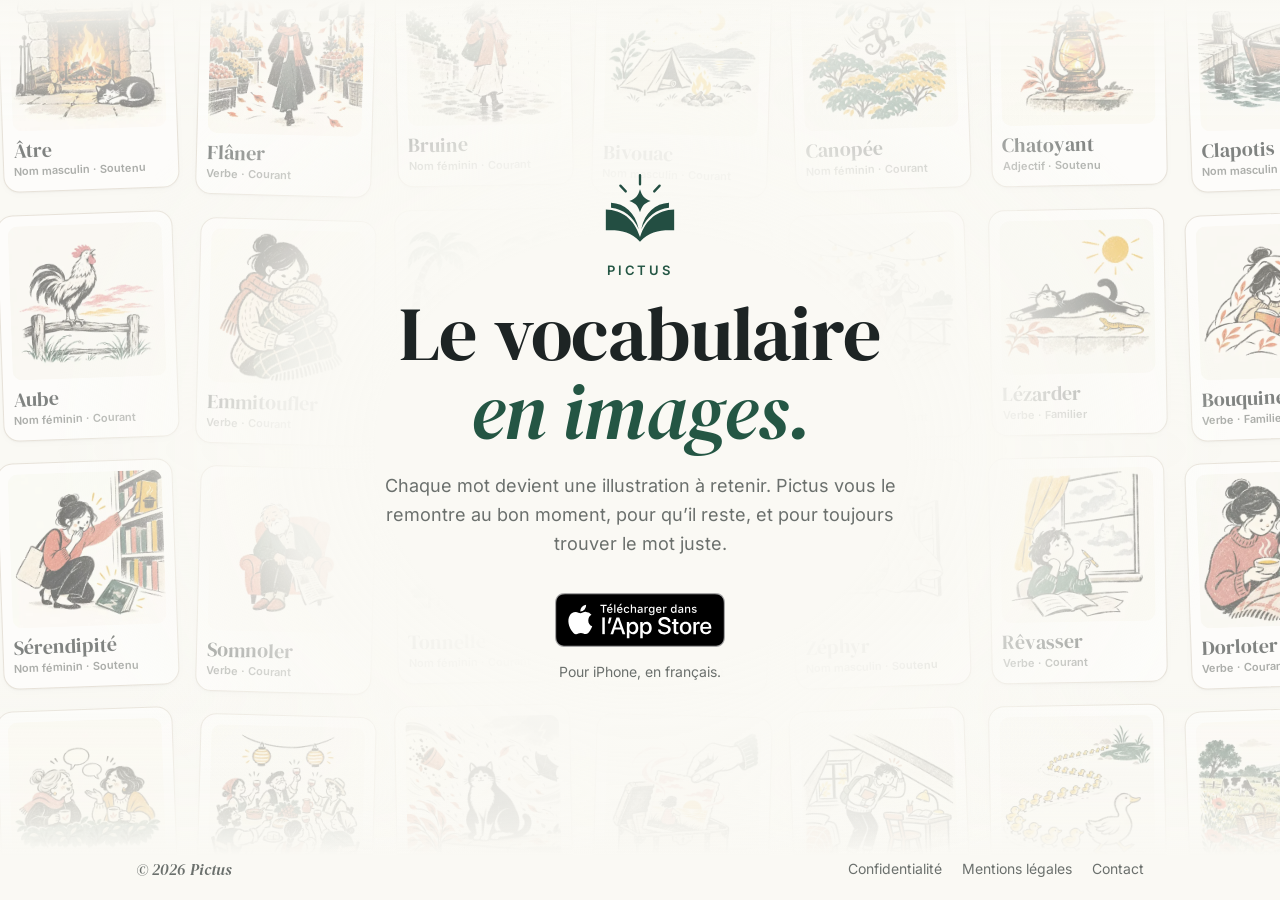
<file: index.html>
<!doctype html>
<html lang="fr">
<head>
  <meta charset="utf-8">
  <meta name="viewport" content="width=device-width, initial-scale=1, viewport-fit=cover">
  <title>Pictus - Le vocabulaire en images</title>
  <meta name="description" content="Pictus, l'app qui enrichit votre vocabulaire : chaque mot devient une illustration, revue au bon moment pour qu'il reste. Sur l'App Store.">
  <link rel="canonical" href="https://getpictus.app/">
  <meta name="theme-color" content="#faf9f4">
  <meta name="color-scheme" content="light">
  <link rel="icon" href="/favicon.ico" sizes="48x48">
  <link rel="icon" type="image/png" href="/favicon.png">
  <link rel="apple-touch-icon" href="/apple-touch-icon.png">
  <meta property="og:type" content="website">
  <meta property="og:url" content="https://getpictus.app/">
  <meta property="og:title" content="Pictus - Le vocabulaire en images">
  <meta property="og:description" content="Chaque mot devient une illustration, revue au bon moment pour qu'il reste. Sur l'App Store.">
  <meta property="og:image" content="https://getpictus.app/assets/icon.png">
  <meta property="og:locale" content="fr_FR">
  <link rel="preload" href="/assets/fonts/DMSerifDisplay_400Regular.ttf" as="font" type="font/ttf" crossorigin>
  <link rel="stylesheet" href="/assets/site.css">
  <style>
    :root { --card: 176px; --gap: 22px; }
    body { overflow-x: hidden; }

    /* Wall of word cards drifting behind the hero, rows alternating direction. */
    .wall {
      position: fixed;
      inset: 0;
      display: flex;
      flex-direction: column;
      justify-content: center;
      gap: var(--gap);
      overflow: hidden;
      pointer-events: none;
      opacity: 0.55;
    }
    .row { display: flex; width: max-content; animation: drift 120s linear infinite; }
    .row:nth-child(even) { animation-direction: reverse; animation-duration: 140s; }
    .row:nth-child(3) { animation-duration: 160s; }
    @keyframes drift { from { transform: translateX(0); } to { transform: translateX(-50%); } }
    @media (prefers-reduced-motion: reduce) { .row { animation: none; } }

    .card {
      flex: none;
      width: var(--card);
      margin-right: var(--gap);
      padding: 10px 10px 12px;
      background: var(--raised);
      border: 1px solid var(--argile);
      border-radius: 16px;
      box-shadow: 0 1px 2px rgba(29, 36, 36, 0.06), 0 2px 8px rgba(29, 36, 36, 0.04);
      transform: rotate(-2deg);
    }
    .card:nth-child(even) { transform: rotate(1.5deg) translateY(6px); }
    .card:nth-child(3n) { transform: rotate(-1deg) translateY(-4px); }
    .card img { display: block; width: 100%; height: auto; aspect-ratio: 1; border-radius: 10px; background: var(--sable); }
    .card b { display: block; margin-top: 8px; font: 400 20px/1.15 var(--serif); }
    .card small { display: block; margin-top: 2px; overflow: hidden; white-space: nowrap; text-overflow: ellipsis; font: 600 11px/1.4 var(--sans); color: var(--pierre); }

    /* Paper veil: the wall stays a texture, the hero reads on plain paper. */
    .veil {
      position: fixed;
      inset: 0;
      pointer-events: none;
      background:
        radial-gradient(ellipse 46% 54% at 50% 50%, var(--papier) 45%, rgba(250, 249, 244, 0.9) 62%, rgba(250, 249, 244, 0) 100%),
        linear-gradient(var(--papier), rgba(250, 249, 244, 0) 14%, rgba(250, 249, 244, 0) 76%, var(--papier) 95%);
    }

    main {
      position: relative;
      flex: 1;
      display: flex;
      flex-direction: column;
      align-items: center;
      justify-content: center;
      padding: 64px 16px 48px;
      text-align: center;
    }
    .logo { width: 76px; height: 76px; }
    .name {
      margin: 18px 0 0;
      font: 600 13px/1 var(--sans);
      letter-spacing: 0.22em;
      text-transform: uppercase;
      color: var(--foret);
    }
    h1 {
      margin: 18px 0 0;
      font: 400 clamp(46px, 8vw, 76px)/1.02 var(--serif);
      letter-spacing: -0.01em;
    }
    h1 em { font-style: italic; color: var(--foret); }
    .lead {
      max-width: 30em;
      margin: 22px 0 0;
      font-size: 18px;
      color: var(--pierre);
    }

    /* Apple's official badge, unaltered (App Store marketing guidelines). */
    .store { display: block; margin-top: 34px; border-radius: 10px; }
    .store img { display: block; width: auto; height: 54px; }
    .store:focus-visible { outline: 2px solid var(--foret); outline-offset: 4px; }
    .note { margin: 14px 0 0; font-size: 14px; color: var(--pierre); }

    @media (max-width: 600px) {
      :root { --card: 140px; --gap: 16px; }
      .card b { font-size: 17px; }
      .lead { font-size: 17px; }
      .veil {
        background:
          radial-gradient(ellipse 90% 52% at 50% 48%, var(--papier) 52%, rgba(250, 249, 244, 0.88) 70%, rgba(250, 249, 244, 0) 100%),
          linear-gradient(var(--papier), rgba(250, 249, 244, 0) 12%, rgba(250, 249, 244, 0) 74%, var(--papier) 94%);
      }
    }
  </style>
</head>
<body>
  <div class="wall" aria-hidden="true">
    <div class="row">
      <div class="card"><img src="/assets/mots/atre.webp" alt="" width="360" height="360" decoding="async"><b>Âtre</b><small>Nom masculin · Soutenu</small></div>
      <div class="card"><img src="/assets/mots/flaner.webp" alt="" width="360" height="360" decoding="async"><b>Flâner</b><small>Verbe · Courant</small></div>
      <div class="card"><img src="/assets/mots/bruine.webp" alt="" width="360" height="360" decoding="async"><b>Bruine</b><small>Nom féminin · Courant</small></div>
      <div class="card"><img src="/assets/mots/bivouac.webp" alt="" width="360" height="360" decoding="async"><b>Bivouac</b><small>Nom masculin · Courant</small></div>
      <div class="card"><img src="/assets/mots/canopee.webp" alt="" width="360" height="360" decoding="async"><b>Canopée</b><small>Nom féminin · Courant</small></div>
      <div class="card"><img src="/assets/mots/chatoyant.webp" alt="" width="360" height="360" decoding="async"><b>Chatoyant</b><small>Adjectif · Soutenu</small></div>
      <div class="card"><img src="/assets/mots/clapotis.webp" alt="" width="360" height="360" decoding="async"><b>Clapotis</b><small>Nom masculin · Courant</small></div>
      <div class="card"><img src="/assets/mots/crepuscule.webp" alt="" width="360" height="360" decoding="async"><b>Crépuscule</b><small>Nom masculin · Courant</small></div>
      <div class="card"><img src="/assets/mots/atre.webp" alt="" width="360" height="360" decoding="async"><b>Âtre</b><small>Nom masculin · Soutenu</small></div>
      <div class="card"><img src="/assets/mots/flaner.webp" alt="" width="360" height="360" decoding="async"><b>Flâner</b><small>Verbe · Courant</small></div>
      <div class="card"><img src="/assets/mots/bruine.webp" alt="" width="360" height="360" decoding="async"><b>Bruine</b><small>Nom féminin · Courant</small></div>
      <div class="card"><img src="/assets/mots/bivouac.webp" alt="" width="360" height="360" decoding="async"><b>Bivouac</b><small>Nom masculin · Courant</small></div>
      <div class="card"><img src="/assets/mots/canopee.webp" alt="" width="360" height="360" decoding="async"><b>Canopée</b><small>Nom féminin · Courant</small></div>
      <div class="card"><img src="/assets/mots/chatoyant.webp" alt="" width="360" height="360" decoding="async"><b>Chatoyant</b><small>Adjectif · Soutenu</small></div>
      <div class="card"><img src="/assets/mots/clapotis.webp" alt="" width="360" height="360" decoding="async"><b>Clapotis</b><small>Nom masculin · Courant</small></div>
      <div class="card"><img src="/assets/mots/crepuscule.webp" alt="" width="360" height="360" decoding="async"><b>Crépuscule</b><small>Nom masculin · Courant</small></div>
    </div>
    <div class="row">
      <div class="card"><img src="/assets/mots/aube.webp" alt="" width="360" height="360" decoding="async"><b>Aube</b><small>Nom féminin · Courant</small></div>
      <div class="card"><img src="/assets/mots/emmitoufler.webp" alt="" width="360" height="360" decoding="async"><b>Emmitoufler</b><small>Verbe · Courant</small></div>
      <div class="card"><img src="/assets/mots/farniente.webp" alt="" width="360" height="360" decoding="async"><b>Farniente</b><small>Nom masculin · Courant</small></div>
      <div class="card"><img src="/assets/mots/fredonner.webp" alt="" width="360" height="360" decoding="async"><b>Fredonner</b><small>Verbe · Courant</small></div>
      <div class="card"><img src="/assets/mots/guinguette.webp" alt="" width="360" height="360" decoding="async"><b>Guinguette</b><small>Nom féminin · Courant</small></div>
      <div class="card"><img src="/assets/mots/lezarder.webp" alt="" width="360" height="360" decoding="async"><b>Lézarder</b><small>Verbe · Familier</small></div>
      <div class="card"><img src="/assets/mots/bouquiner.webp" alt="" width="360" height="360" decoding="async"><b>Bouquiner</b><small>Verbe · Familier</small></div>
      <div class="card"><img src="/assets/mots/quietude.webp" alt="" width="360" height="360" decoding="async"><b>Quiétude</b><small>Nom féminin · Soutenu</small></div>
      <div class="card"><img src="/assets/mots/aube.webp" alt="" width="360" height="360" decoding="async"><b>Aube</b><small>Nom féminin · Courant</small></div>
      <div class="card"><img src="/assets/mots/emmitoufler.webp" alt="" width="360" height="360" decoding="async"><b>Emmitoufler</b><small>Verbe · Courant</small></div>
      <div class="card"><img src="/assets/mots/farniente.webp" alt="" width="360" height="360" decoding="async"><b>Farniente</b><small>Nom masculin · Courant</small></div>
      <div class="card"><img src="/assets/mots/fredonner.webp" alt="" width="360" height="360" decoding="async"><b>Fredonner</b><small>Verbe · Courant</small></div>
      <div class="card"><img src="/assets/mots/guinguette.webp" alt="" width="360" height="360" decoding="async"><b>Guinguette</b><small>Nom féminin · Courant</small></div>
      <div class="card"><img src="/assets/mots/lezarder.webp" alt="" width="360" height="360" decoding="async"><b>Lézarder</b><small>Verbe · Familier</small></div>
      <div class="card"><img src="/assets/mots/bouquiner.webp" alt="" width="360" height="360" decoding="async"><b>Bouquiner</b><small>Verbe · Familier</small></div>
      <div class="card"><img src="/assets/mots/quietude.webp" alt="" width="360" height="360" decoding="async"><b>Quiétude</b><small>Nom féminin · Soutenu</small></div>
    </div>
    <div class="row">
      <div class="card"><img src="/assets/mots/serendipite.webp" alt="" width="360" height="360" decoding="async"><b>Sérendipité</b><small>Nom féminin · Soutenu</small></div>
      <div class="card"><img src="/assets/mots/somnoler.webp" alt="" width="360" height="360" decoding="async"><b>Somnoler</b><small>Verbe · Courant</small></div>
      <div class="card"><img src="/assets/mots/tonnelle.webp" alt="" width="360" height="360" decoding="async"><b>Tonnelle</b><small>Nom féminin · Courant</small></div>
      <div class="card"><img src="/assets/mots/volute.webp" alt="" width="360" height="360" decoding="async"><b>Volute</b><small>Nom féminin · Courant</small></div>
      <div class="card"><img src="/assets/mots/zephyr.webp" alt="" width="360" height="360" decoding="async"><b>Zéphyr</b><small>Nom masculin · Soutenu</small></div>
      <div class="card"><img src="/assets/mots/revasser.webp" alt="" width="360" height="360" decoding="async"><b>Rêvasser</b><small>Verbe · Courant</small></div>
      <div class="card"><img src="/assets/mots/dorloter.webp" alt="" width="360" height="360" decoding="async"><b>Dorloter</b><small>Verbe · Courant</small></div>
      <div class="card"><img src="/assets/mots/serendipite.webp" alt="" width="360" height="360" decoding="async"><b>Sérendipité</b><small>Nom féminin · Soutenu</small></div>
      <div class="card"><img src="/assets/mots/somnoler.webp" alt="" width="360" height="360" decoding="async"><b>Somnoler</b><small>Verbe · Courant</small></div>
      <div class="card"><img src="/assets/mots/tonnelle.webp" alt="" width="360" height="360" decoding="async"><b>Tonnelle</b><small>Nom féminin · Courant</small></div>
      <div class="card"><img src="/assets/mots/volute.webp" alt="" width="360" height="360" decoding="async"><b>Volute</b><small>Nom féminin · Courant</small></div>
      <div class="card"><img src="/assets/mots/zephyr.webp" alt="" width="360" height="360" decoding="async"><b>Zéphyr</b><small>Nom masculin · Soutenu</small></div>
      <div class="card"><img src="/assets/mots/revasser.webp" alt="" width="360" height="360" decoding="async"><b>Rêvasser</b><small>Verbe · Courant</small></div>
      <div class="card"><img src="/assets/mots/dorloter.webp" alt="" width="360" height="360" decoding="async"><b>Dorloter</b><small>Verbe · Courant</small></div>
    </div>
    <div class="row">
      <div class="card"><img src="/assets/mots/papoter.webp" alt="" width="360" height="360" decoding="async"><b>Papoter</b><small>Verbe · Familier</small></div>
      <div class="card"><img src="/assets/mots/festoyer.webp" alt="" width="360" height="360" decoding="async"><b>Festoyer</b><small>Verbe · Soutenu</small></div>
      <div class="card"><img src="/assets/mots/placide.webp" alt="" width="360" height="360" decoding="async"><b>Placide</b><small>Adjectif · Soutenu</small></div>
      <div class="card"><img src="/assets/mots/reminiscence.webp" alt="" width="360" height="360" decoding="async"><b>Réminiscence</b><small>Nom féminin · Soutenu</small></div>
      <div class="card"><img src="/assets/mots/mansarde.webp" alt="" width="360" height="360" decoding="async"><b>Mansarde</b><small>Nom féminin · Courant</small></div>
      <div class="card"><img src="/assets/mots/ribambelle.webp" alt="" width="360" height="360" decoding="async"><b>Ribambelle</b><small>Nom féminin · Courant</small></div>
      <div class="card"><img src="/assets/mots/bucolique.webp" alt="" width="360" height="360" decoding="async"><b>Bucolique</b><small>Adjectif · Soutenu</small></div>
      <div class="card"><img src="/assets/mots/papoter.webp" alt="" width="360" height="360" decoding="async"><b>Papoter</b><small>Verbe · Familier</small></div>
      <div class="card"><img src="/assets/mots/festoyer.webp" alt="" width="360" height="360" decoding="async"><b>Festoyer</b><small>Verbe · Soutenu</small></div>
      <div class="card"><img src="/assets/mots/placide.webp" alt="" width="360" height="360" decoding="async"><b>Placide</b><small>Adjectif · Soutenu</small></div>
      <div class="card"><img src="/assets/mots/reminiscence.webp" alt="" width="360" height="360" decoding="async"><b>Réminiscence</b><small>Nom féminin · Soutenu</small></div>
      <div class="card"><img src="/assets/mots/mansarde.webp" alt="" width="360" height="360" decoding="async"><b>Mansarde</b><small>Nom féminin · Courant</small></div>
      <div class="card"><img src="/assets/mots/ribambelle.webp" alt="" width="360" height="360" decoding="async"><b>Ribambelle</b><small>Nom féminin · Courant</small></div>
      <div class="card"><img src="/assets/mots/bucolique.webp" alt="" width="360" height="360" decoding="async"><b>Bucolique</b><small>Adjectif · Soutenu</small></div>
    </div>
  </div>
  <div class="veil" aria-hidden="true"></div>

  <main>
    <img class="logo" src="/assets/logo.svg" alt="">
    <p class="name">Pictus</p>
    <h1>Le vocabulaire <br><em>en images.</em></h1>
    <p class="lead">Chaque mot devient une illustration à retenir. Pictus vous le remontre au bon moment, pour qu’il reste, et pour toujours trouver le mot juste.</p>
    <a class="store" href="https://www.apple.com/fr/app-store/">
      <img src="/assets/app-store-badge.svg" alt="Télécharger dans l’App Store" width="171" height="54">
    </a>
    <p class="note">Pour iPhone, en français.</p>
  </main>

  <footer>
    <em>© 2026 Pictus</em>
    <nav>
      <a href="/confidentialite/">Confidentialité</a>
      <a href="/confidentialite/#mentions-legales">Mentions légales</a>
      <a href="mailto:contact@getpictus.app">Contact</a>
    </nav>
  </footer>
</body>
</html>
</file>
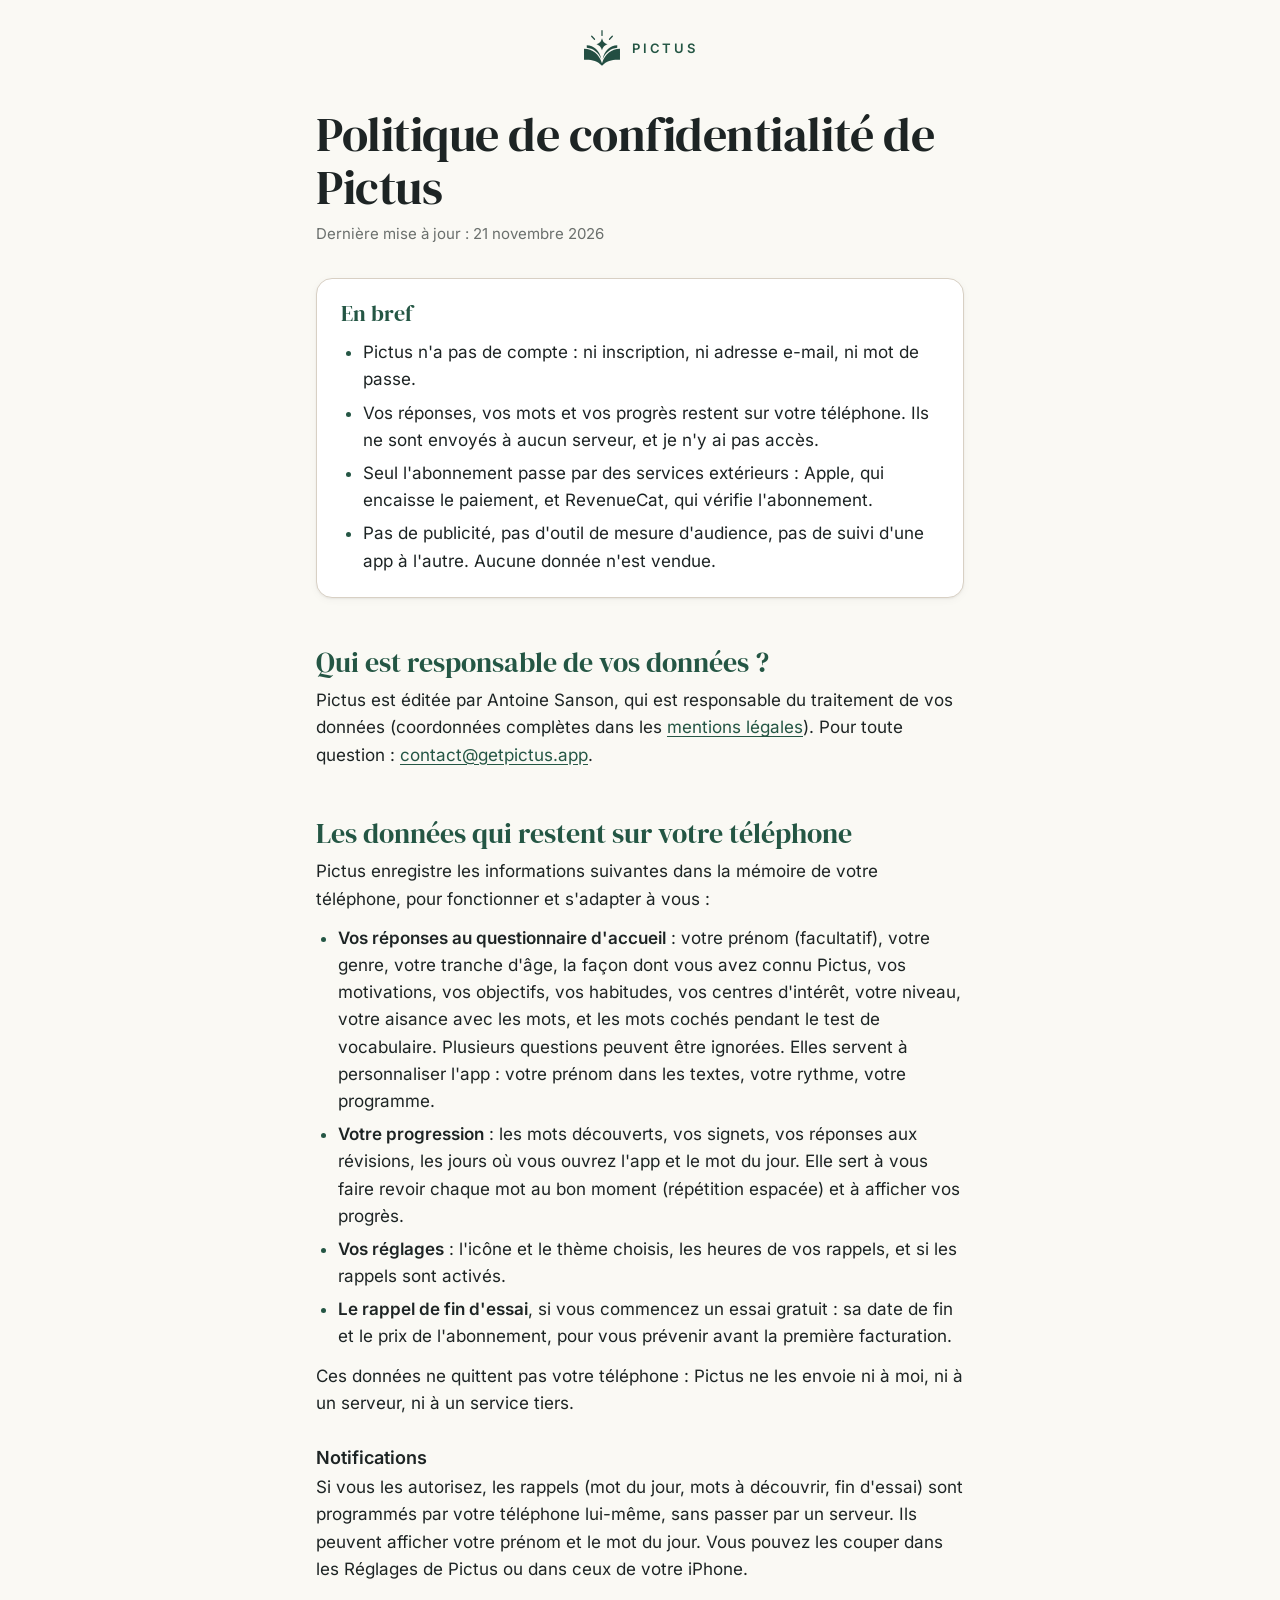
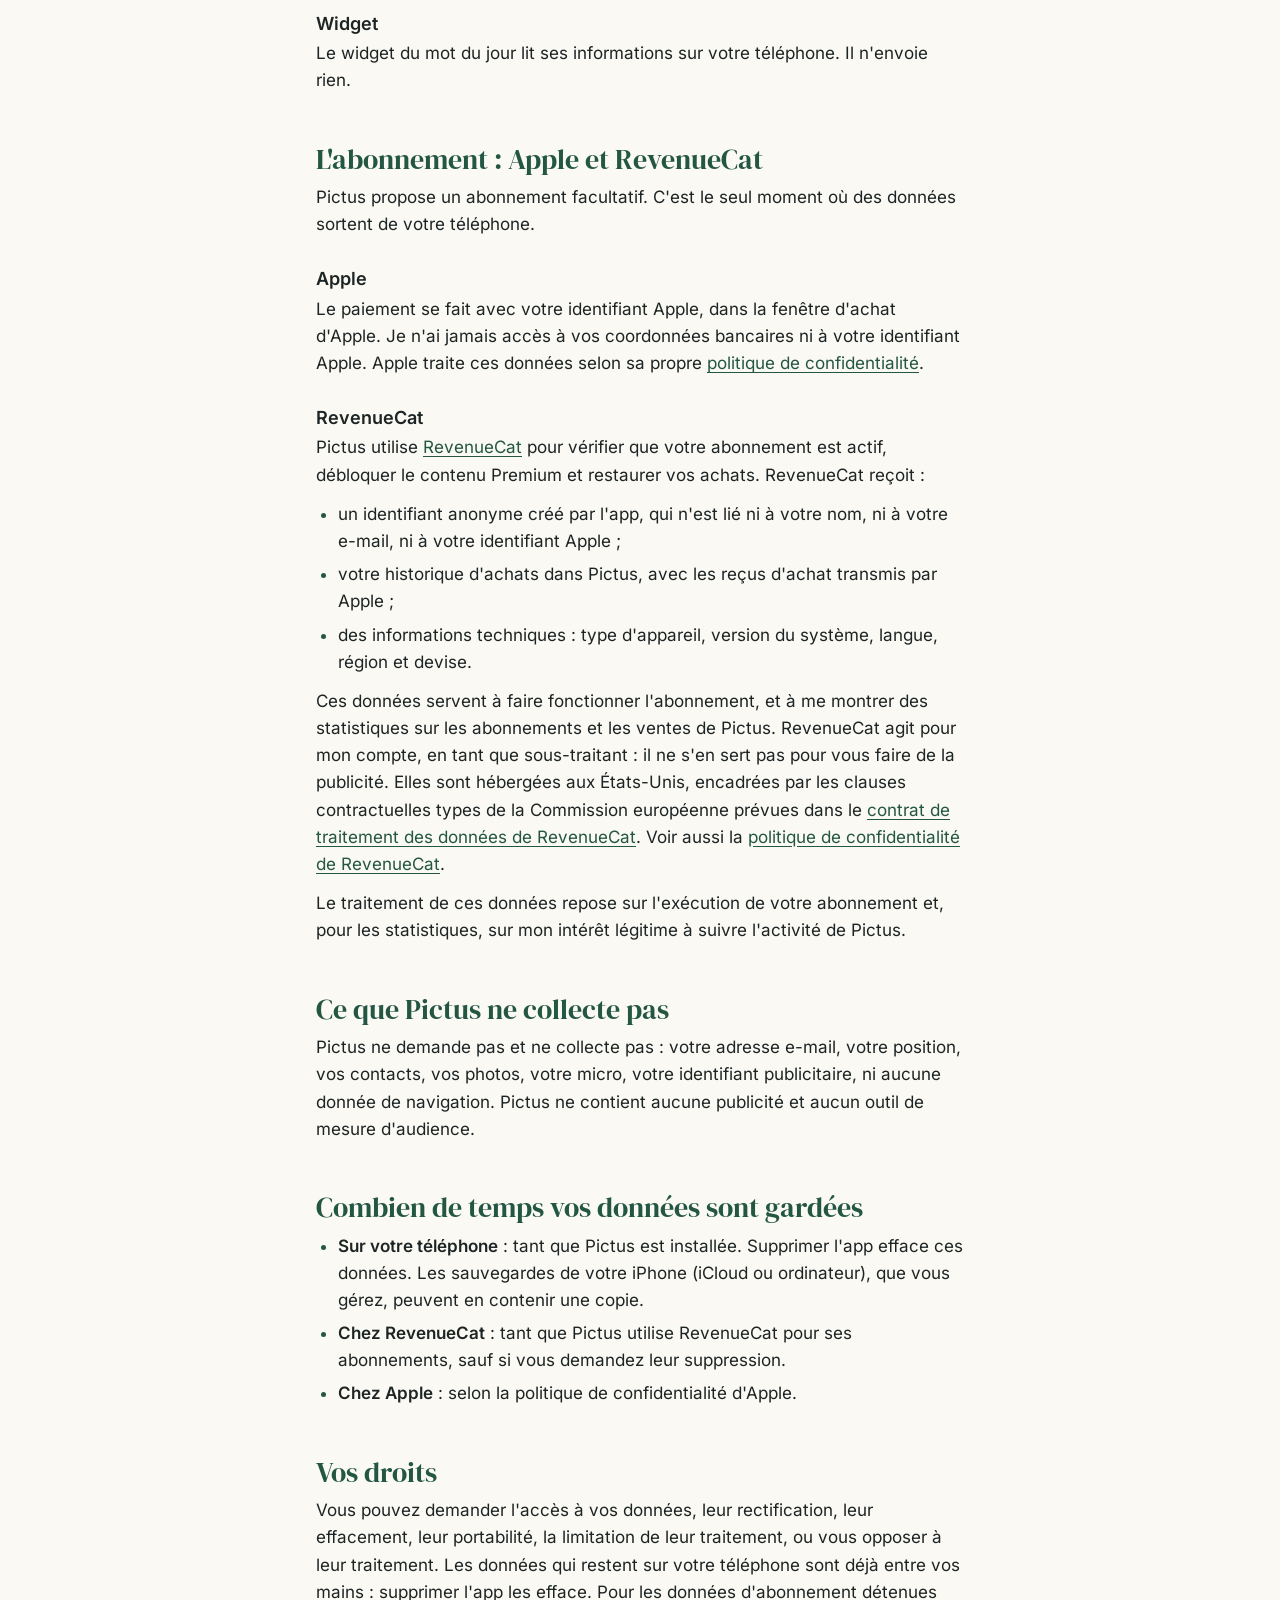
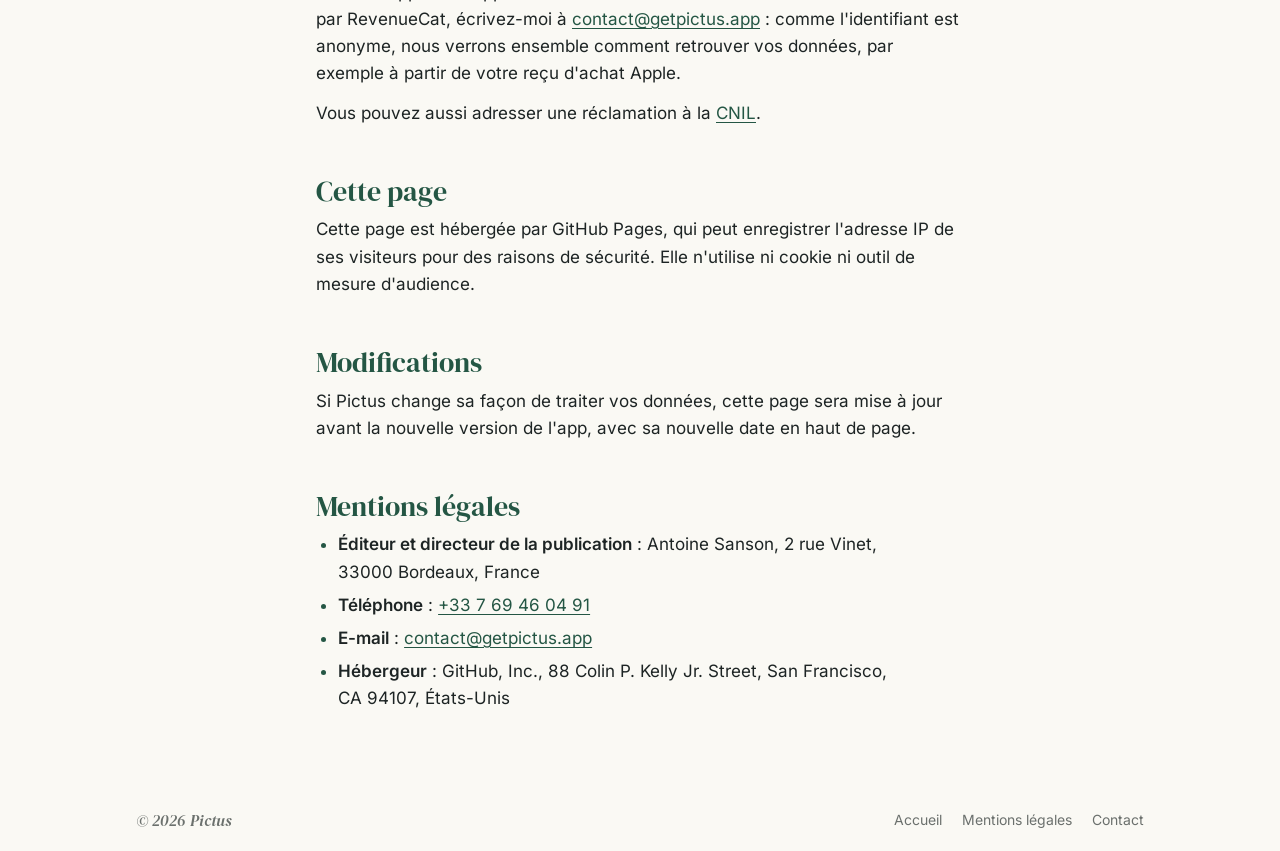
<file: confidentialite/index.html>
<!doctype html>
<html lang="fr">
<head>
  <meta charset="utf-8">
  <meta name="viewport" content="width=device-width, initial-scale=1">
  <title>Politique de confidentialité - Pictus</title>
  <meta name="description" content="Politique de confidentialité de l'app Pictus : quelles données, pourquoi, où elles vont.">
  <link rel="canonical" href="https://getpictus.app/confidentialite/">
  <meta name="theme-color" content="#faf9f4">
  <meta name="color-scheme" content="light">
  <link rel="icon" href="/favicon.ico" sizes="48x48">
  <link rel="icon" type="image/png" href="/favicon.png">
  <link rel="apple-touch-icon" href="/apple-touch-icon.png">
  <link rel="stylesheet" href="/assets/site.css">
  <style>
    .brand {
      display: flex;
      align-items: center;
      gap: 10px;
      width: fit-content;
      margin: 0 auto;
      padding: 28px 16px 0;
      color: var(--foret);
      text-decoration: none;
      font: 600 13px/1 var(--sans);
      letter-spacing: 0.22em;
      text-transform: uppercase;
    }
    .brand img { width: 40px; height: 40px; }
    main { flex: 1; width: 100%; max-width: 680px; margin: 0 auto; padding: 40px 16px 64px; }
    h1 { margin: 0 0 8px; font: 400 clamp(36px, 7vw, 48px)/1.1 var(--serif); letter-spacing: -0.01em; }
    h2 { margin: 48px 0 8px; font: 400 28px/1.2 var(--serif); color: var(--foret); }
    h3 { margin: 28px 0 4px; font: 600 18px/1.4 var(--sans); }
    p, ul { margin: 0 0 12px; }
    ul { padding-left: 1.3em; }
    li { margin-bottom: 6px; }
    li::marker { color: var(--foret); }
    a { color: var(--foret); text-underline-offset: 3px; }
    strong { font-weight: 600; }
    .updated { margin-bottom: 32px; font-size: 15px; color: var(--pierre); }
    .summary {
      padding: 20px 24px 10px;
      background: var(--raised);
      border: 1px solid var(--argile);
      border-radius: 16px;
      box-shadow: 0 1px 2px rgba(29, 36, 36, 0.06), 0 2px 8px rgba(29, 36, 36, 0.04);
    }
    .summary > p:first-child { font: 400 22px/1.3 var(--serif); color: var(--foret); }
    .summary > p:first-child strong { font-weight: 400; }
  </style>
</head>
<body>
<a class="brand" href="/"><img src="/assets/logo.svg" alt="">Pictus</a>
<main>
  <h1>Politique de confidentialité de Pictus</h1>
  <p class="updated">Dernière mise à jour&nbsp;: 21&nbsp;novembre 2026</p>

  <div class="summary">
    <p><strong>En bref</strong></p>
    <ul>
      <li>Pictus n'a pas de compte&nbsp;: ni inscription, ni adresse e-mail, ni mot de passe.</li>
      <li>Vos réponses, vos mots et vos progrès restent sur votre téléphone. Ils ne sont envoyés à aucun serveur, et je n'y ai pas accès.</li>
      <li>Seul l'abonnement passe par des services extérieurs&nbsp;: Apple, qui encaisse le paiement, et RevenueCat, qui vérifie l'abonnement.</li>
      <li>Pas de publicité, pas d'outil de mesure d'audience, pas de suivi d'une app à l'autre. Aucune donnée n'est vendue.</li>
    </ul>
  </div>

  <h2>Qui est responsable de vos données&nbsp;?</h2>
  <p>Pictus est éditée par Antoine Sanson, qui est responsable du traitement de vos données (coordonnées complètes dans les <a href="#mentions-legales">mentions légales</a>). Pour toute question&nbsp;: <a href="mailto:contact@getpictus.app">contact@getpictus.app</a>.</p>

  <h2>Les données qui restent sur votre téléphone</h2>
  <p>Pictus enregistre les informations suivantes dans la mémoire de votre téléphone, pour fonctionner et s'adapter à vous&nbsp;:</p>
  <ul>
    <li><strong>Vos réponses au questionnaire d'accueil</strong>&nbsp;: votre prénom (facultatif), votre genre, votre tranche d'âge, la façon dont vous avez connu Pictus, vos motivations, vos objectifs, vos habitudes, vos centres d'intérêt, votre niveau, votre aisance avec les mots, et les mots cochés pendant le test de vocabulaire. Plusieurs questions peuvent être ignorées. Elles servent à personnaliser l'app&nbsp;: votre prénom dans les textes, votre rythme, votre programme.</li>
    <li><strong>Votre progression</strong>&nbsp;: les mots découverts, vos signets, vos réponses aux révisions, les jours où vous ouvrez l'app et le mot du jour. Elle sert à vous faire revoir chaque mot au bon moment (répétition espacée) et à afficher vos progrès.</li>
    <li><strong>Vos réglages</strong>&nbsp;: l'icône et le thème choisis, les heures de vos rappels, et si les rappels sont activés.</li>
    <li><strong>Le rappel de fin d'essai</strong>, si vous commencez un essai gratuit&nbsp;: sa date de fin et le prix de l'abonnement, pour vous prévenir avant la première facturation.</li>
  </ul>
  <p>Ces données ne quittent pas votre téléphone&nbsp;: Pictus ne les envoie ni à moi, ni à un serveur, ni à un service tiers.</p>

  <h3>Notifications</h3>
  <p>Si vous les autorisez, les rappels (mot du jour, mots à découvrir, fin d'essai) sont programmés par votre téléphone lui-même, sans passer par un serveur. Ils peuvent afficher votre prénom et le mot du jour. Vous pouvez les couper dans les Réglages de Pictus ou dans ceux de votre iPhone.</p>

  <h3>Widget</h3>
  <p>Le widget du mot du jour lit ses informations sur votre téléphone. Il n'envoie rien.</p>

  <h2>L'abonnement&nbsp;: Apple et RevenueCat</h2>
  <p>Pictus propose un abonnement facultatif. C'est le seul moment où des données sortent de votre téléphone.</p>

  <h3>Apple</h3>
  <p>Le paiement se fait avec votre identifiant Apple, dans la fenêtre d'achat d'Apple. Je n'ai jamais accès à vos coordonnées bancaires ni à votre identifiant Apple. Apple traite ces données selon sa propre <a href="https://www.apple.com/fr/legal/privacy/">politique de confidentialité</a>.</p>

  <h3>RevenueCat</h3>
  <p>Pictus utilise <a href="https://www.revenuecat.com/">RevenueCat</a> pour vérifier que votre abonnement est actif, débloquer le contenu Premium et restaurer vos achats. RevenueCat reçoit&nbsp;:</p>
  <ul>
    <li>un identifiant anonyme créé par l'app, qui n'est lié ni à votre nom, ni à votre e-mail, ni à votre identifiant Apple&nbsp;;</li>
    <li>votre historique d'achats dans Pictus, avec les reçus d'achat transmis par Apple&nbsp;;</li>
    <li>des informations techniques&nbsp;: type d'appareil, version du système, langue, région et devise.</li>
  </ul>
  <p>Ces données servent à faire fonctionner l'abonnement, et à me montrer des statistiques sur les abonnements et les ventes de Pictus. RevenueCat agit pour mon compte, en tant que sous-traitant&nbsp;: il ne s'en sert pas pour vous faire de la publicité. Elles sont hébergées aux États-Unis, encadrées par les clauses contractuelles types de la Commission européenne prévues dans le <a href="https://www.revenuecat.com/dpa">contrat de traitement des données de RevenueCat</a>. Voir aussi la <a href="https://www.revenuecat.com/privacy">politique de confidentialité de RevenueCat</a>.</p>
  <p>Le traitement de ces données repose sur l'exécution de votre abonnement et, pour les statistiques, sur mon intérêt légitime à suivre l'activité de Pictus.</p>

  <h2>Ce que Pictus ne collecte pas</h2>
  <p>Pictus ne demande pas et ne collecte pas&nbsp;: votre adresse e-mail, votre position, vos contacts, vos photos, votre micro, votre identifiant publicitaire, ni aucune donnée de navigation. Pictus ne contient aucune publicité et aucun outil de mesure d'audience.</p>

  <h2>Combien de temps vos données sont gardées</h2>
  <ul>
    <li><strong>Sur votre téléphone</strong>&nbsp;: tant que Pictus est installée. Supprimer l'app efface ces données. Les sauvegardes de votre iPhone (iCloud ou ordinateur), que vous gérez, peuvent en contenir une copie.</li>
    <li><strong>Chez RevenueCat</strong>&nbsp;: tant que Pictus utilise RevenueCat pour ses abonnements, sauf si vous demandez leur suppression.</li>
    <li><strong>Chez Apple</strong>&nbsp;: selon la politique de confidentialité d'Apple.</li>
  </ul>

  <h2>Vos droits</h2>
  <p>Vous pouvez demander l'accès à vos données, leur rectification, leur effacement, leur portabilité, la limitation de leur traitement, ou vous opposer à leur traitement. Les données qui restent sur votre téléphone sont déjà entre vos mains&nbsp;: supprimer l'app les efface. Pour les données d'abonnement détenues par RevenueCat, écrivez-moi à <a href="mailto:contact@getpictus.app">contact@getpictus.app</a>&nbsp;: comme l'identifiant est anonyme, nous verrons ensemble comment retrouver vos données, par exemple à partir de votre reçu d'achat Apple.</p>
  <p>Vous pouvez aussi adresser une réclamation à la <a href="https://www.cnil.fr/fr/plaintes">CNIL</a>.</p>

  <h2>Cette page</h2>
  <p>Cette page est hébergée par GitHub Pages, qui peut enregistrer l'adresse IP de ses visiteurs pour des raisons de sécurité. Elle n'utilise ni cookie ni outil de mesure d'audience.</p>

  <h2>Modifications</h2>
  <p>Si Pictus change sa façon de traiter vos données, cette page sera mise à jour avant la nouvelle version de l'app, avec sa nouvelle date en haut de page.</p>

  <h2 id="mentions-legales">Mentions légales</h2>
  <ul>
    <li><strong>Éditeur et directeur de la publication</strong>&nbsp;: Antoine Sanson, 2&nbsp;rue Vinet, 33000&nbsp;Bordeaux, France</li>
    <li><strong>Téléphone</strong>&nbsp;: <a href="tel:+33769460491">+33&nbsp;7&nbsp;69&nbsp;46&nbsp;04&nbsp;91</a></li>
    <li><strong>E-mail</strong>&nbsp;: <a href="mailto:contact@getpictus.app">contact@getpictus.app</a></li>
    <li><strong>Hébergeur</strong>&nbsp;: GitHub, Inc., 88&nbsp;Colin P. Kelly Jr. Street, San Francisco, CA&nbsp;94107, États-Unis</li>
  </ul>

</main>

<footer>
  <em>© 2026 Pictus</em>
  <nav>
    <a href="/">Accueil</a>
    <a href="#mentions-legales">Mentions légales</a>
    <a href="mailto:contact@getpictus.app">Contact</a>
  </nav>
</footer>
</body>
</html>
</file>
<file: assets/site.css>
/* Shared by every page: the app's fonts and colors (eloquent-app/src/constants/theme.ts), base text, footer. */
@font-face { font-family: "DM Serif Display"; src: url("/assets/fonts/DMSerifDisplay_400Regular.ttf") format("truetype"); font-weight: 400; font-style: normal; font-display: swap; }
@font-face { font-family: "DM Serif Display"; src: url("/assets/fonts/DMSerifDisplay_400Regular_Italic.ttf") format("truetype"); font-weight: 400; font-style: italic; font-display: swap; }
@font-face { font-family: "Inter"; src: url("/assets/fonts/Inter_400Regular.ttf") format("truetype"); font-weight: 400; font-display: swap; }
@font-face { font-family: "Inter"; src: url("/assets/fonts/Inter_600SemiBold.ttf") format("truetype"); font-weight: 600; font-display: swap; }

:root {
  --foret: #245644;
  --foret-tint: #e1e5d9;
  --papier: #faf9f4;
  --raised: #ffffff;
  --sable: #eae5dc;
  --argile: #d8d0c4;
  --encre: #1d2424;
  --pierre: #6b706d;
  --serif: "DM Serif Display", Georgia, "Times New Roman", serif;
  --sans: "Inter", -apple-system, BlinkMacSystemFont, "Segoe UI", Roboto, "Helvetica Neue", Arial, sans-serif;
}

* { box-sizing: border-box; }
html, body { margin: 0; }
body {
  min-height: 100vh;
  min-height: 100svh;
  display: flex;
  flex-direction: column;
  background: var(--papier);
  color: var(--encre);
  font: 400 17px/1.6 var(--sans);
  -webkit-font-smoothing: antialiased;
  -webkit-text-size-adjust: 100%;
}

footer {
  position: relative;
  display: flex;
  flex-wrap: wrap;
  justify-content: space-between;
  gap: 8px 24px;
  width: 100%;
  max-width: 1040px;
  margin: 0 auto;
  padding: 20px 16px calc(20px + env(safe-area-inset-bottom));
  font-size: 14px;
  color: var(--pierre);
}
footer em { font: italic 400 16px/1.4 var(--serif); }
footer nav { display: flex; flex-wrap: wrap; gap: 4px 20px; }
footer a { color: inherit; text-decoration: none; }
footer a:hover { color: var(--foret); text-decoration: underline; text-underline-offset: 3px; }

@media (max-width: 600px) {
  footer { justify-content: center; text-align: center; }
  footer nav { justify-content: center; }
}
</file>
